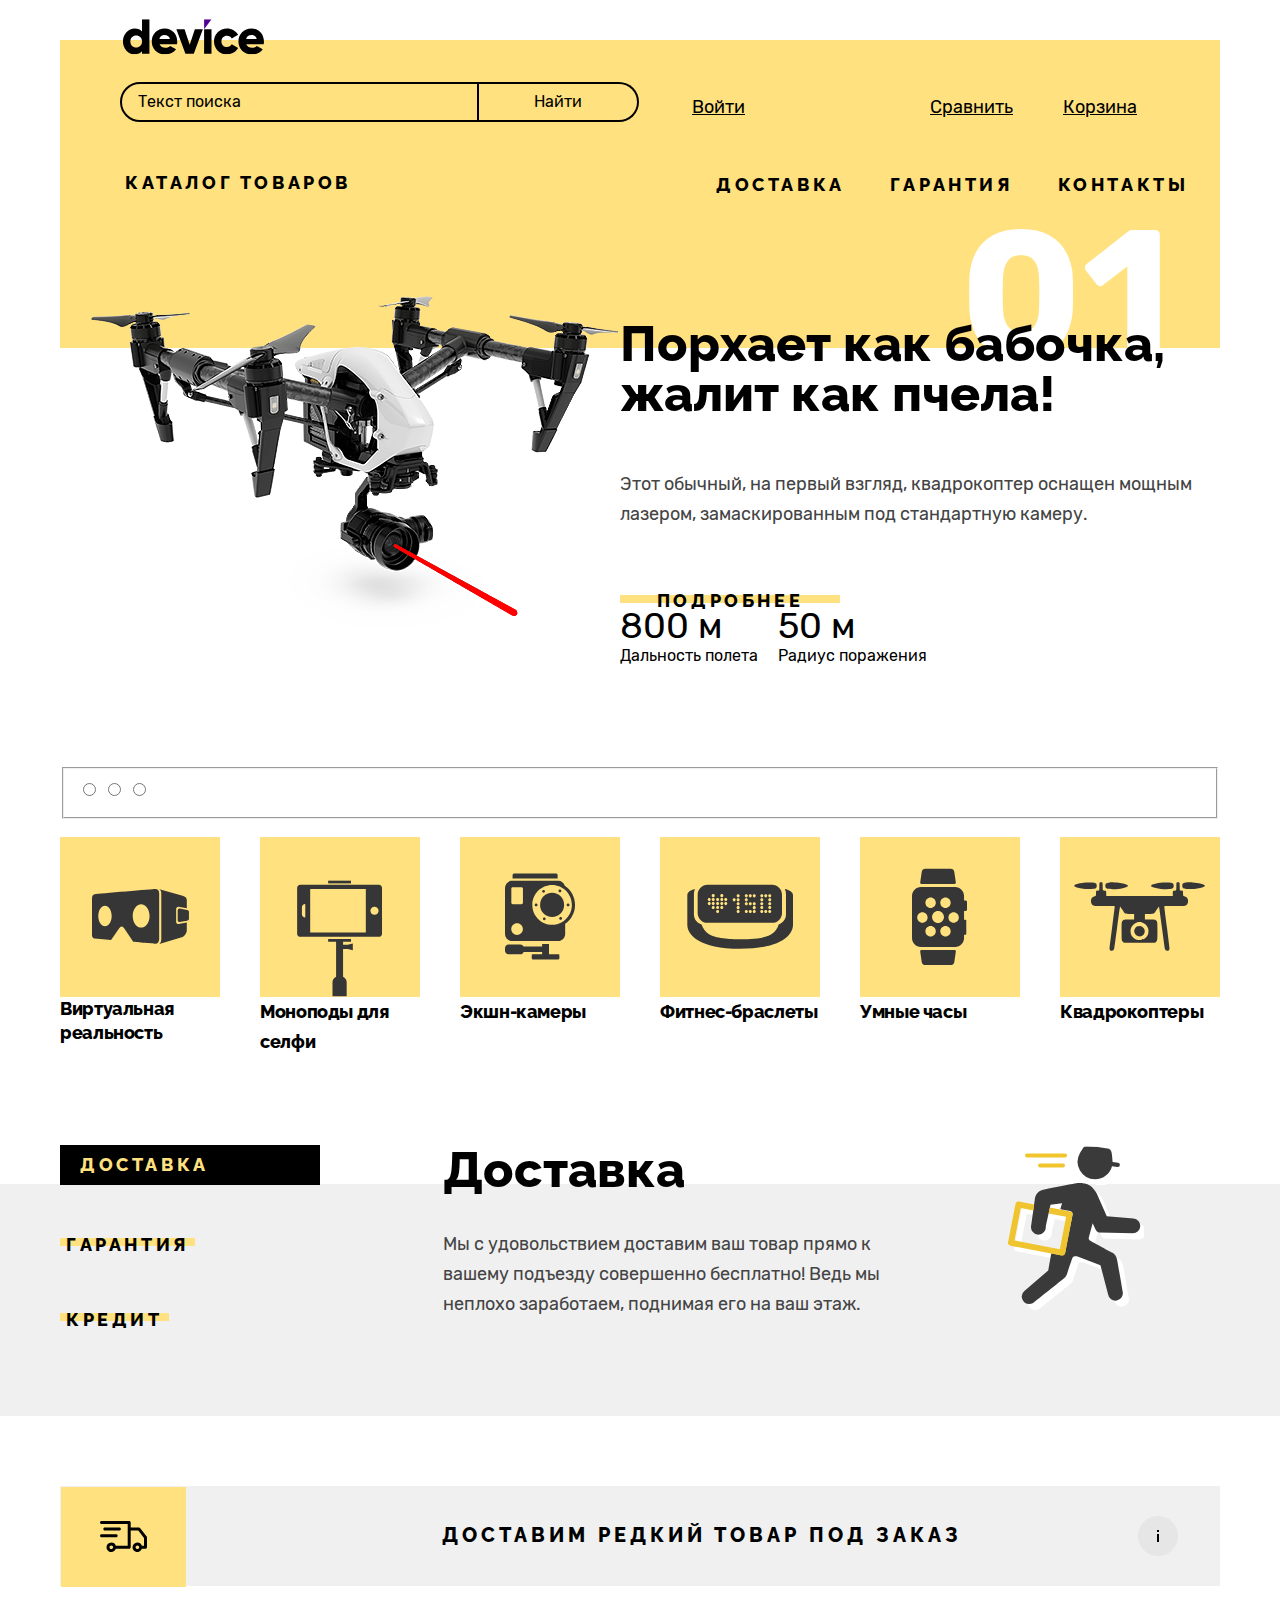
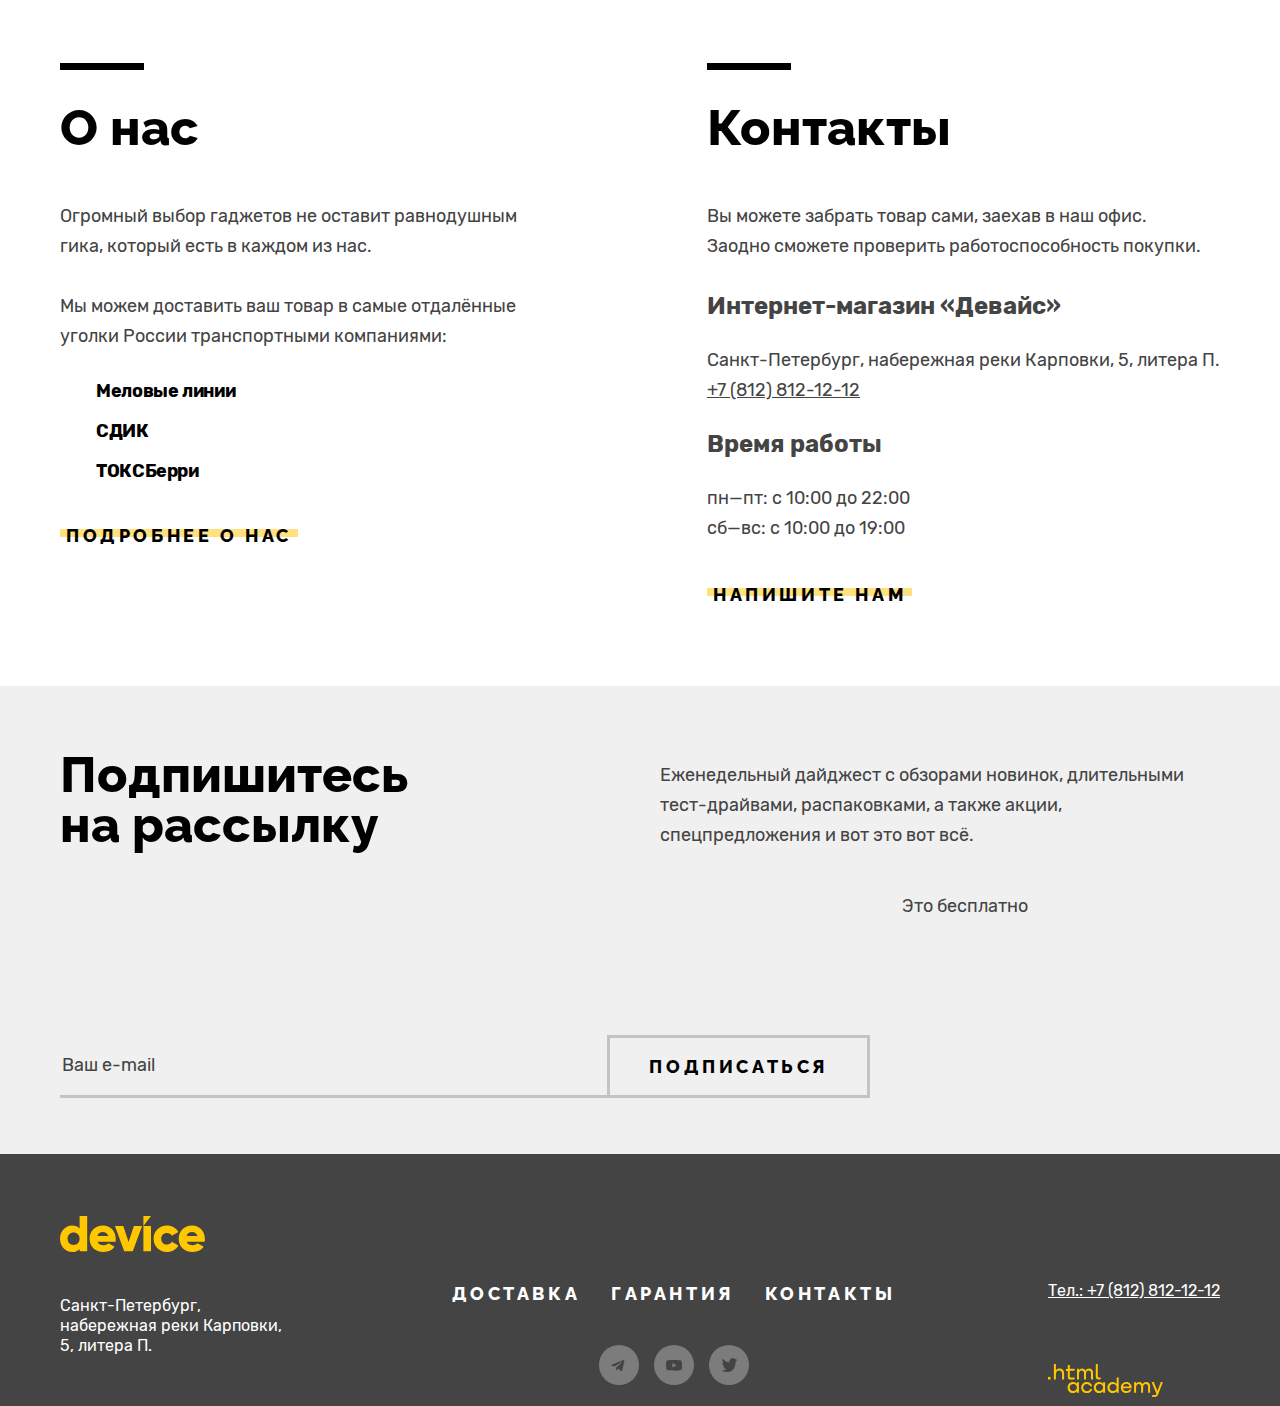
<file: index.html>
<!DOCTYPE html>
<html lang="ru">
  <head>
    <meta charset="utf-8" />
    <title>HTML Academy: Девайс</title>
    <link rel="stylesheet" href="styles/style.css" />
    <link rel="icon" href="favicon.ico" />
    <link
      rel="icon"
      type="image/png"
      sizes="32x32"
      href="./images/favicon.png"
    />
  </head>
  <body>
    <header class="main_header">
      <a href="#" class="main_logo">
        <img
          class="images"
          src="images/svg_ico/device-logo.svg"
          alt="Логотип "
          class="main_logo"
          width="145"
          height="36"
        />
      </a>
      <form
        class="header_search_form"
        action="https://echo.htmlacademy.ru/"
        method="post"
      >
        <input
          class="header_search_input"
          type="search"
          name="header_search"
          id="header_search"
          placeholder="Текст поиска"
        />
        <input type="submit" class="header_search_submit" value="Найти" />
      </form>
      <a class="login header_button" href="#">Войти</a>
      <a class="compare header_button" href="#">Сравнить</a>
      <a class="trash header_button" href="#">Корзина</a>
      <nav class="main_header_navigation">
        <div class="catalog_container">
          <button type="button" class="catalog_dropdown">
            Каталог товаров
          </button>
          <ul class="dropdown_list dropdown_list_close">
            <li class="dropdown_item">
              <a class="dropdown_link" href="#">Виртуальная реальность</a>
              <a class="dropdown_link" href="catalog.html"
                >Моноподы для селфи</a
              >
              <a class="dropdown_link" href="#">Экшн камеры</a>
            </li>
            <li class="dropdown_item">
              <a class="dropdown_link" href="#">Фитнес-браслеты</a>
              <a class="dropdown_link" href="#">Умные часы</a>
            </li>
            <li class="dropdown_item">
              <a class="dropdown_link" href="#">Квадрокоптеры</a>
            </li>
          </ul>
        </div>
        <ul class="main_navigation_list">
          <li class="main_navigation_item">
            <a class="main_navigation_link" href="delivery.html">Доставка</a>
          </li>
          <li class="main_navigation_item">
            <a class="main_navigation_link" href="garanty.html">Гарантия</a>
          </li>
          <li class="main_navigation_item">
            <a class="main_navigation_link" href="contacts.html">Контакты</a>
          </li>
        </ul>
      </nav>
    </header>
    <main class="main_page">
      <h1 class="visually_hidden">Главная страница магазина "Девайс"</h1>
      <section class="main_slider">
        <h2 class="visually_hidden">Слайдер с товарами</h2>
        <ul class="slider_list">
          <li class="slider_list_item">
            <div class="slider_image">
              <img
                src="images/slider/slider-1.png"
                alt="Изображение Дрона в слайдере"
                class="slider_image"
              />
            </div>
            <div class="slider_description">
              <span class="slider_number"> 01 </span>
              <h3 class="slider_caption">
                Порхает как бабочка, жалит как пчела!
              </h3>
              <p class="slider_text">
                Этот обычный, на первый взгляд, квадрокоптер оснащен мощным
                лазером, замаскированным под стандартную камеру.
              </p>
              <a class="slider_button button" href="#"> Подробнее</a>

              <dl class="technical_spec_list">
                <div class="spec_container">
                  <dt class="technical_spec_term">Дальность полета</dt>
                  <dd class="technical_spec_desription">800 м</dd>
                </div>
                <div class="spec_container">
                  <dt class="technical_spec_term">Радиус поражения</dt>
                  <dd class="technical_spec_desription">50 м</dd>
                </div>
              </dl>
            </div>
          </li>
          <li class="slider_list_item"></li>
          <li class="slider_list_item"></li>
        </ul>

        <fieldset class="sliders_radio_group">
          <legend class="visually_hidden">Переключатели слайдов</legend>

          <label for="first_slide" class="visually_hidden"> первый слайд</label>

          <input type="radio" name="slider_input" id="first_slide" />

          <label for="second_slide" class="visually_hidden">
            второй слайд</label
          >

          <input type="radio" name="slider_input" id="second_slide" />

          <label for="third_slide" class="visually_hidden"> третий слайд</label>

          <input type="radio" name="slider_input" id="third_slide" />
        </fieldset>
      </section>

      <section class="catalog_category">
        <h2 class="visually_hidden">Категории товаров</h2>
        <nav class="catalog_category_nav">
          <ul class="category_nav_list">
            <li class="category_nav_item">
              <a href="#" class="category_nav_link">
                <div class="category_nav_images">
                  <img
                    src="images/catalog_category/virtual_glasses.svg"
                    alt="очки виртуальной реальности"
                    class="images"
                    width="97"
                    height="55"
                  />
                </div>
                <h3 class="category_nav_title">Виртуальная реальность</h3>
              </a>
            </li>
            <li class="category_nav_item">
              <a href="#" class="category_nav_link">
                <div class="category_nav_images">
                  <img
                    src="images/catalog_category/monopods.svg"
                    alt="моноподы"
                    class="images monopod_category"
                    width="86"
                    height="117"
                  />
                </div>
                Моноподы для селфи
              </a>
            </li>
            <li class="category_nav_item">
              <a href="#" class="category_nav_link">
                <div class="category_nav_images">
                  <img
                    src="images/catalog_category/action_camera.svg"
                    alt="Экшн-камера"
                    class="images"
                    width="71"
                    height="87"
                  />
                </div>
                Экшн-камеры
              </a>
            </li>
            <li class="category_nav_item">
              <a href="#" class="category_nav_link">
                <div class="category_nav_images">
                  <img
                    src="images/catalog_category/fitnes_band.svg"
                    alt="Фитнес-браслеты"
                    class="images"
                    width="107"
                    height="65"
                  />
                </div>
                Фитнес-браслеты
              </a>
            </li>
            <li class="category_nav_item">
              <a href="#" class="category_nav_link">
                <div class="category_nav_images">
                  <img
                    src="images/catalog_category/smart_watches.svg"
                    alt="Умные часы"
                    class="images"
                    width="56"
                    height="98"
                  />
                </div>
                Умные часы
              </a>
            </li>
            <li class="category_nav_item">
              <a href="#" class="category_nav_link">
                <div class="category_nav_images">
                  <img
                    src="images/catalog_category/quadcopters.svg"
                    alt="квадрокоптер"
                    class="images"
                    width="132"
                    height="70"
                  />
                </div>
                Квадрокоптеры
              </a>
            </li>
          </ul>
        </nav>
      </section>
      <section class="advantages">
        <div class="advantages_wrapper">
          <h2 class="visually_hidden">Преимущества</h2>
          <ul class="advantages_list">
            <li class="advantages_list_item list_item_current">
              <button
                class="advantages_button button advantages_button_current"
              >
                Доставка
              </button>
            </li>
            <li class="advantages_list_item">
              <button class="advantages_button button">Гарантия</button>
            </li>
            <li class="advantages_list_item">
              <button type="button" class="advantages_button button">
                Кредит
              </button>
            </li>
          </ul>
          <ul class="advantages_description_list">
            <li class="advantages_description_item">
              <h3 class="advantages_item_title delivery_description">
                Доставка
              </h3>
              <p class="advantages_description">
                Мы с удовольствием доставим ваш товар прямо к вашему подъезду
                совершенно бесплатно! Ведь мы неплохо заработаем, поднимая его
                на ваш этаж.
              </p>
            </li>
            <li class="advantages_description_item visually_hidden">
              <h3 class="advantages_item_title warantly_description">
                Гарантия
              </h3>
              <p class="advantages_description">
                Если из-за возгорания купленного у нас товара у вас сгорит дом —
                не переживайте, мы выдадим вам новый. Товар, не дом, конечно же.
              </p>
            </li>
            <li class="advantages_description_item visually_hidden">
              <h3 class="advantages_item_title credit_description">Кредит</h3>
              <p class="advantages_description">
                Залезть в долговую яму стало проще! Кредитные консультанты
                подберут для вас наиболее выгодные условия кредита. Выгодные для
                банка, разумеется.
              </p>
            </li>
          </ul>
        </div>
      </section>
      <div class="wrapper">
        <button class="modal_open">Доставим редкий товар под заказ</button>
      </div>
      <div class="wrapper_about">
        <section class="about_us">
          <h2 class="main_titles">О нас</h2>
          <p class="about_text">
            Огромный выбор гаджетов не оставит равнодушным гика, который есть в
            каждом из нас.
          </p>
          <p class="about_text">
            Мы можем доставить ваш товар в самые отдалённые уголки России
            транспортными компаниями:
          </p>
          <ul class="post_list">
            <li class="post_list_item">Меловые линии</li>
            <li class="post_list_item">СДИК</li>
            <li class="post_list_item">ТОКСБерри</li>
          </ul>
          <button class="button">Подробнее о нас</button>
        </section>
        <section class="contacts">
          <h2 class="main_titles">Контакты</h2>
          <p class="about_text">
            Вы можете забрать товар сами, заехав в наш офис. Заодно сможете
            проверить работоспособность покупки.
          </p>
          <address class="address_info">
            <p class="address_info_title">Интернет-магазин «Девайс»</p>
            Санкт-Петербург, набережная реки Карповки, 5, литера П.
            <a href="tel:+78128121212"> +7 (812) 812-12-12 </a>
          </address>
          <time class="work_time">
            <p class="address_info_title">Время работы</p>
            пн—пт: с 10:00 до 22:00 <br />
            сб—вс: с 10:00 до 19:00
          </time>
          <button class="button button_contact">Напишите нам</button>
        </section>
      </div>
      <section class="subscribe">
        <div class="wrapper subscribe_container">
          <h2 class="subscribe_title">Подпишитесь на рассылку</h2>
          <p class="subscribe_description">
            Еженедельный дайджест с обзорами новинок, длительными тест-драйвами,
            распаковками, а также акции, спецпредложения и вот это вот всё.
          </p>
          <form
            class="subscribe_form"
            action="https://echo.htmlacademy.ru/"
            method="post"
          >
            <input
              class="email_subscribe"
              type="email"
              name="email_subscribe"
              value="Ваш e-mail"
              id="email_subscribe"
            />
            <input class="email_submit" type="submit" value="Подписаться" />
          </form>
          <span class="watchword">Это бесплатно</span>
        </div>
      </section>
    </main>
    <footer class="main_footer">
      <div class="wrapper">
        <a href="#" class="footer_logo">
          <img
            src="images/footer_images/logo-yellow.svg"
            alt="Логотип магазина «Девайс» "
          />
        </a>
        <div class="footer_container">
          <address class="footer_address">
            Санкт-Петербург, набережная реки Карповки, 5, литера П.
          </address>
          <nav class="main_footer_navigation">
            <ul class="footer_navigation_list">
              <li class="footer_navigation_item">
                <a class="footer_navigation_link" href="delivery.html"
                  >Доставка</a
                >
              </li>
              <li class="footer_navigation_item">
                <a class="footer_navigation_link" href="warantly.html"
                  >Гарантия</a
                >
              </li>
              <li class="footer_navigation_item">
                <a class="footer_navigation_link" href="contacts.html"
                  >Контакты</a
                >
              </li>
            </ul>
            <ul class="social_list">
              <li>
                <a href="https://t.me/htmlacademy" class="social_link telegram">
                  <span class="visually_hidden"> Telegram </span>
                </a>
              </li>
              <li>
                <a href="https://www.youtube.com/user/htmlacademyru" class="social_link youtube">
                  <span class="visually_hidden"> Youtube</span></a
                >
              </li>
              <li>
                <a
                  href="https://www.youtube.com/user/htmlacademyru"
                  class="social_link twitter"
                >
                  <span class="visually_hidden"> Twitter </span>
                </a>
              </li>
            </ul>
          </nav>
          <section class="footer_phone">
            <a class="footer_tel" href="tel:+78128121212">
              Тел.: +7 (812) 812-12-12
            </a>

            <a class="htmlacademy_logo" href="htmlacademy.ru">
              <span class="visually_hidden">Логотип компании htmlacademy</span>
              <svg
                role="img"
                width="115"
                height="33"
                viewBox="0 0 115 33"
                fill="currentColor"
                xmlns="http://www.w3.org/2000/svg"
              >
                <path d="M0 12.9V15.5H2.5V12.9H0Z" />
                <path
                  d="M11.6 4.5C10 4.5 8.8 5.2 8 6.2H7.9V0H5.9V15.5H7.9V10.2C7.9 8.1 9.2 6.6 11.2 6.6C13 6.6 14.1 8 14.1 9.8V15.5H16.1V9.4C16.2 6.4 14.3 4.5 11.6 4.5Z"
                />
                <path
                  d="M26.6 4.8H21.8V1.1H19.8V4.9H17.9V6.9H19.8V12.9C19.8 14.6 20.8 15.6 22.5 15.6H26.6V13.6H22.9C22.2 13.6 21.8 13.2 21.8 12.5V6.8H26.6V4.8Z"
                />
                <path
                  d="M41.1 4.6C39.5 4.6 38.2 5.4 37.6 6.7H37.5C36.9 5.5 35.7 4.6 34.1 4.6C32.7 4.6 31.6 5.4 31 6.4H30.9V4.8H29V15.4H31V10C31 8 32 6.5 33.6 6.5C35.1 6.5 36 7.5 36 9.1V15.4H38V9.8C38 7.4 39.4 6.5 40.6 6.5C42.1 6.5 43 7.5 43 9.1V15.4H45V8.9C45.1 6.4 43.6 4.6 41.1 4.6Z"
                />
                <path
                  d="M47.8 12.7C47.8 14.4 48.8 15.4 50.6 15.4H52.6V13.4H50.9C50.2 13.4 49.8 13 49.8 12.3V0H47.8V12.7Z"
                />
                <path
                  d="M28.9 19.7C28 18.6 26.7 17.9 25 17.9C21.9 17.9 19.6 20.2 19.6 23.5C19.6 26.8 21.9 29.1 25 29.1C26.8 29.1 28 28.3 28.8 27.2H28.9V28.8H30.9V18.2H28.9V19.7ZM25.3 27.1C23.1 27.1 21.7 25.5 21.7 23.5C21.7 21.5 23.1 19.9 25.3 19.9C27.5 19.9 28.9 21.5 28.9 23.5C28.9 25.4 27.5 27.1 25.3 27.1Z"
                />
                <path
                  d="M44.2 22C43.7 19.6 41.6 17.9 38.8 17.9C35.4 17.9 33.2 20.4 33.2 23.5C33.2 26.6 35.4 29.1 38.8 29.1C41.6 29.1 43.7 27.3 44.2 24.9H42.1C41.7 26.2 40.4 27.2 38.8 27.2C36.6 27.2 35.2 25.6 35.2 23.6C35.2 21.6 36.6 20 38.8 20C40.4 20 41.6 21 42.1 22.2H44.2V22Z"
                />
                <path
                  d="M55.1 19.7C54.2 18.6 52.9 17.9 51.2 17.9C48.1 17.9 45.8 20.2 45.8 23.5C45.8 26.8 48.1 29.1 51.2 29.1C53 29.1 54.2 28.3 55 27.2H55.1V28.8H57.1V18.2H55.1V19.7ZM51.5 27.1C49.3 27.1 47.9 25.5 47.9 23.5C47.9 21.5 49.3 19.9 51.5 19.9C53.7 19.9 55.1 21.5 55.1 23.5C55.1 25.4 53.6 27.1 51.5 27.1Z"
                />
                <path
                  d="M68.7 19.8C67.8 18.7 66.5 17.9 64.8 17.9C61.7 17.9 59.4 20.2 59.4 23.5C59.4 26.8 61.6 29.1 64.8 29.1C66.5 29.1 67.8 28.3 68.6 27.3H68.7V28.8H70.7V13.4H68.7V19.8ZM65.1 27.1C62.9 27.1 61.5 25.5 61.5 23.5C61.5 21.5 62.9 19.9 65.1 19.9C67.3 19.9 68.7 21.5 68.7 23.5C68.6 25.5 67.2 27.1 65.1 27.1Z"
                />
                <path
                  d="M78.3 17.9C75 17.9 72.8 20.4 72.8 23.5C72.8 26.5 74.9 29.1 78.3 29.1C80.8 29.1 82.8 27.8 83.5 25.5H81.4C80.9 26.5 79.8 27.1 78.4 27.1C76.5 27.1 75.1 25.8 75 24.2H83.8C84 20.6 81.8 17.9 78.3 17.9ZM78.3 19.8C80 19.8 81.3 20.8 81.6 22.4H75.1C75.4 20.9 76.6 19.8 78.3 19.8Z"
                />
                <path
                  d="M98.2 17.9C96.6 17.9 95.3 18.7 94.6 19.9H94.5C93.9 18.7 92.7 17.9 91.1 17.9C89.7 17.9 88.6 18.6 88 19.7V18.2H86.1V28.8H88.1V23.4C88.1 21.4 89.1 20 90.7 19.9C92.2 19.9 93.1 20.9 93.1 22.5V28.8H95.1V23.2C95.1 20.8 96.5 19.9 97.7 19.9C99.2 19.9 100.1 20.9 100.1 22.5V28.8H102.1V22.3C102.2 19.7 100.7 17.9 98.2 17.9Z"
                />
                <path
                  d="M109.4 27L105.8 18.1H103.6L108.4 29.7C108.1 30.6 107.7 30.9 106.7 30.9H104.2V32.9H106.7C108.5 32.9 109.5 32.1 110.2 30.3L114.9 18.1H112.8L109.4 27Z"
                />
              </svg>
            </a>
          </section>
        </div>
      </div>
    </footer>
  </body>
</html>
</file>
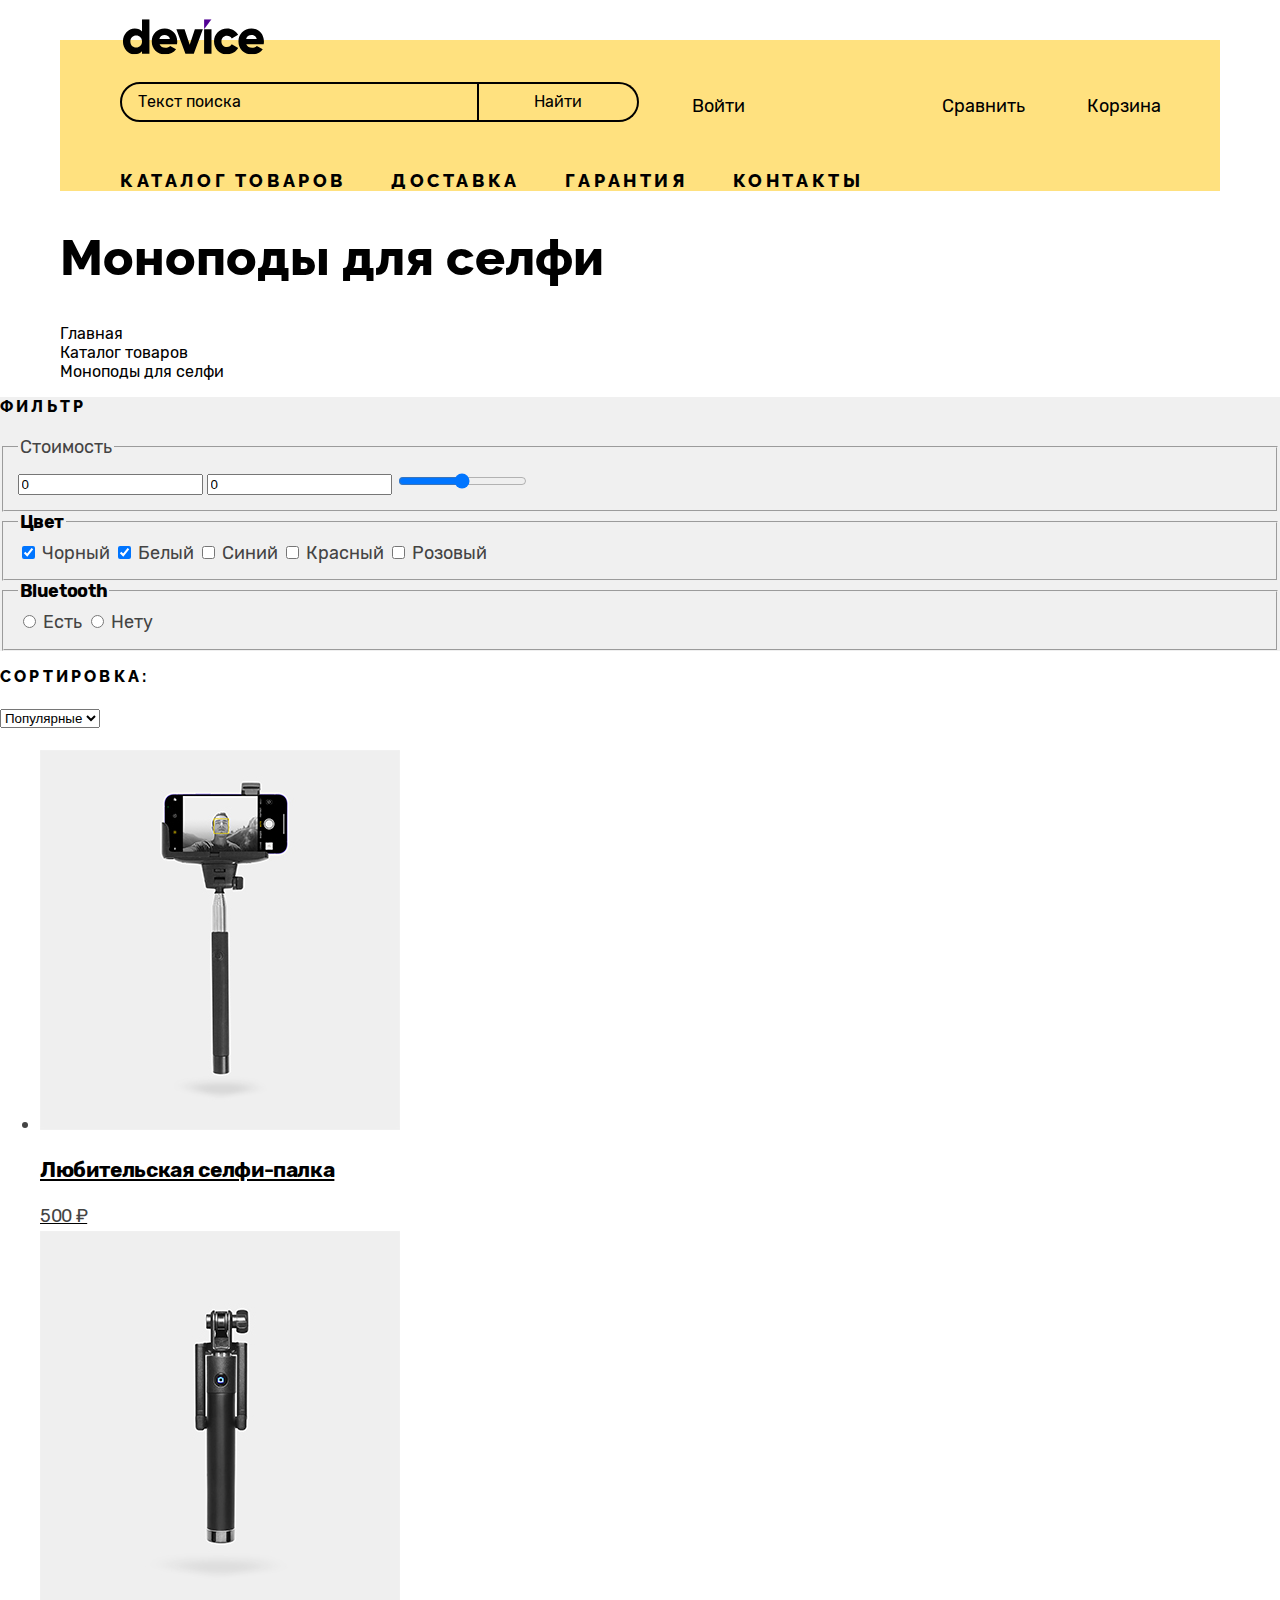
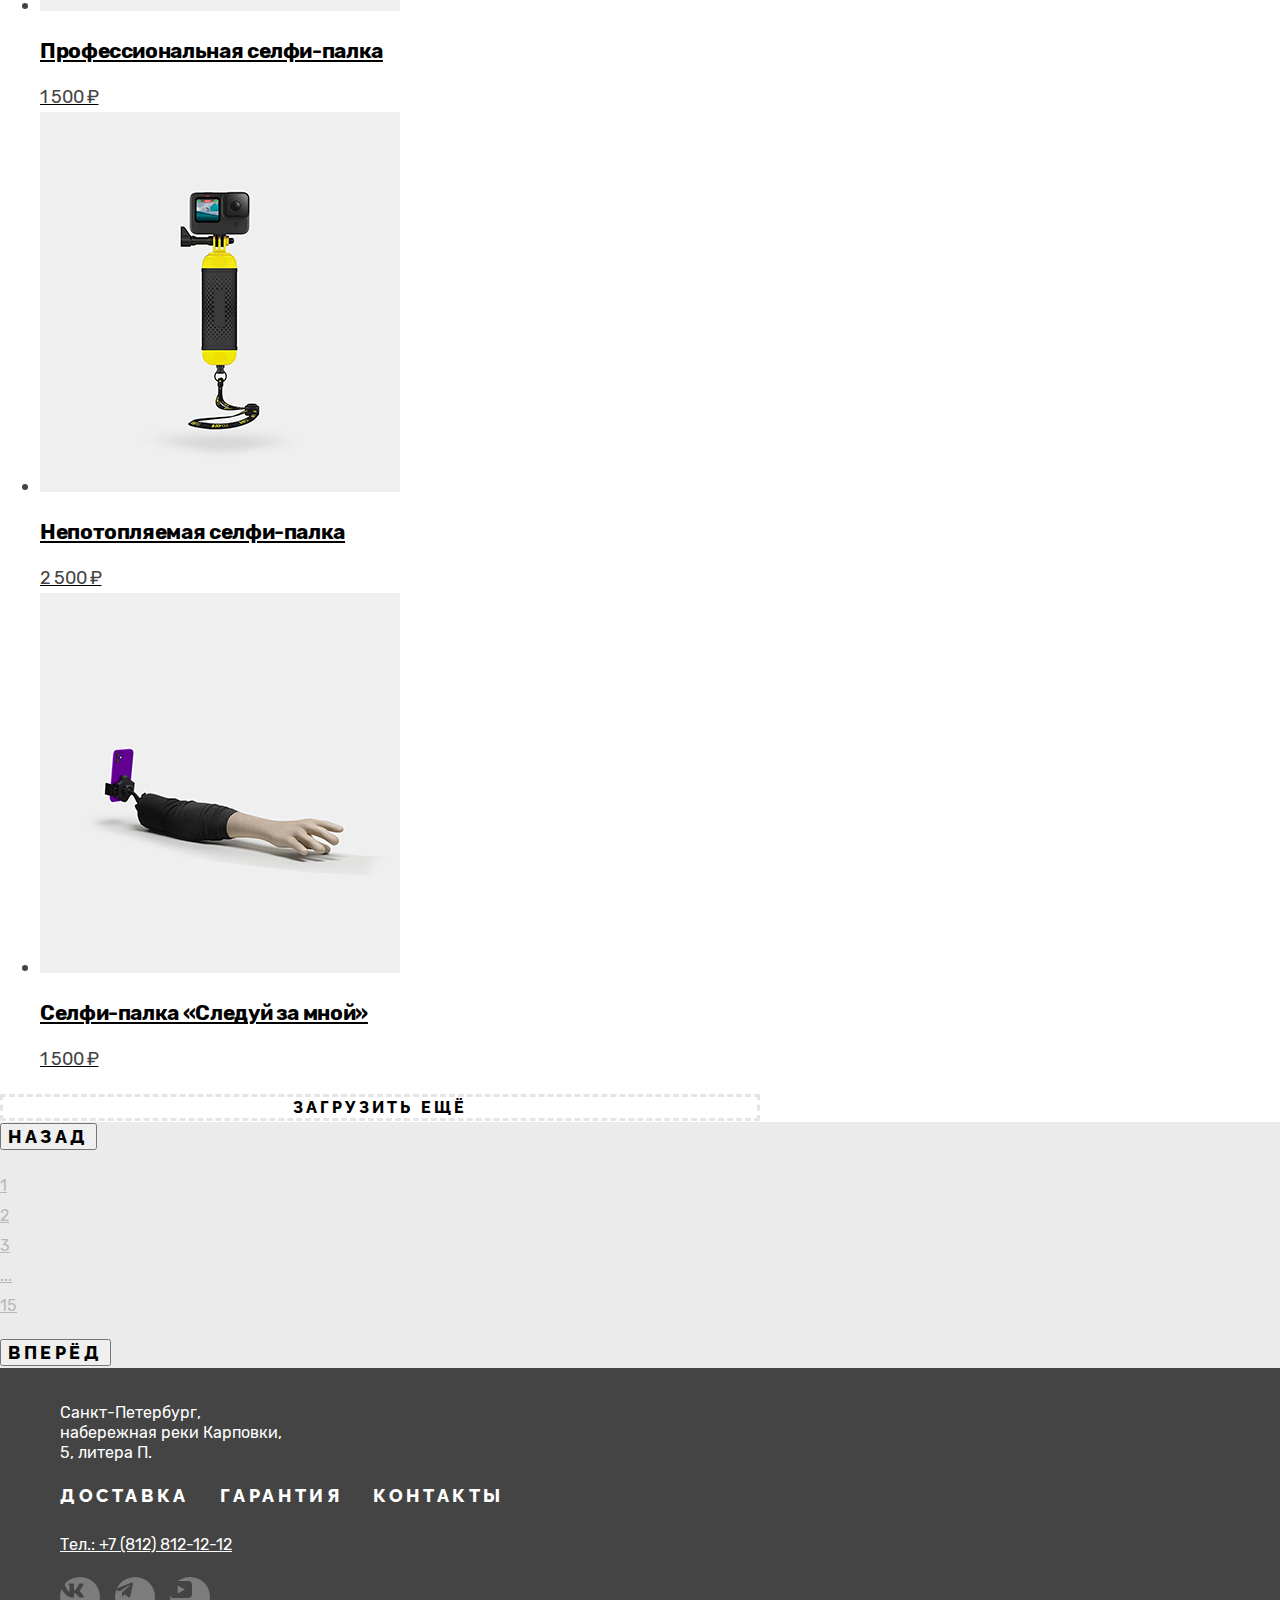
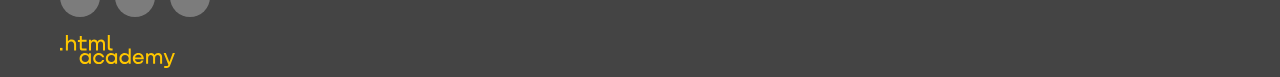
<file: catalog.html>
<!DOCTYPE html>
<html lang="en">
  <head>
    <meta charset="utf-8" />
    <title>Каталог HTML Academy: Девайс</title>
    <link rel="stylesheet" href="styles/style.css" />
  </head>
  <body>
      <header class="main_header">
        <img
          class="main_logo images"
          src="images/svg_ico/device-logo.svg"
          alt="Логотип "
          class="main_logo"
          width="145"
          height="36"
        />
        <form
          class="header_search_form"
          action="https://echo.htmlacademy.ru/"
          method="post"
        >
          <input
            class="header_search_input"
            type="search"
            name="header_search"
            id="header_search"
            placeholder="Текст поиска"
          />
          <input type="submit" class="header_search_submit" value="Найти" />
        </form>
        <button class="login header_button">Войти</button>
        <button class="compare header_button">Сравнить</button>
        <button class="trash header_button">Корзина</button>
        <nav class="main_header_navigation">
          <ul class="main_navigation_list">
            <li class="main_navigation_item">
              <a class="main_navigation_link" href="catalog.html"
                >Каталог товаров</a
              >
            </li>
            <li class="main_navigation_item">
              <a class="main_navigation_link" href="delivery.html">Доставка</a>
            </li>
            <li class="main_navigation_item">
              <a class="main_navigation_link" href="garanty.html">Гарантия</a>
            </li>
            <li class="main_navigation_item">
              <a class="main_navigation_link" href="contacts.html">Контакты</a>
            </li>
          </ul>
        </nav>
      </header>
    <main class="page_catalog">
      <h1 class="visually_hidden">Каталог товаров магазина "Девайс"</h1>
      <section class="device_filters">
        <header class="catalog_header">
            <div class="wrapper">
                <h2 class="catalog_category_title">Моноподы для селфи</h2>
                <ul class="breadcrumbs_catalog_list">
                    <li class="breadrumbs_catalog_item">Главная</li>
                    <li class="breadrumbs_catalog_item">Каталог товаров</li>
                    <li class="breadrumbs_catalog_item">Моноподы для селфи</li>
                </ul>
            </div>
        </header>
        <form
          class="filter_form"
          action="https://echo.htmlacademy.ru/"
          method="post"
        >
          <h3 class="form_title">Фильтр</h3>
          <fieldset class="filter_price">
            <legend class="filter_title">Стоимость</legend>
            <input
              id="min_price_input"
              class="input_control"
              type="text"
              value="0"
              name="min_price"
            />
            <input
              id="max_price_input"
              class="input_control"
              type="text"
              value="0"
              name="max_price"
            />
            <input type="range" name="range_price" id="range_price" />
          </fieldset>
          <fieldset class="color_filters">
            <legend class="fieldset_title">Цвет</legend>
            <input type="checkbox" name="color" id="black" checked />
            <label for="black"> Чорный </label>
            <input type="checkbox" name="color" id="white" checked />
            <label for="white"> Белый </label>
            <input type="checkbox" name="color" id="blue" />
            <label for="blue"> Синий </label>
            <input type="checkbox" name="color" id="red" />
            <label for="red"> Красный </label>
            <input type="checkbox" name="color" id="pink" />
            <label for="pink"> Розовый </label>
          </fieldset>
          <fieldset class="bluetooth_filters">
            <legend class="fieldset_title">Bluetooth</legend>
            <input type="radio" name="bluetooth" id="yes" />
            <label for="yes">Есть</label>
            <input type="radio" name="bluetooth" id="no" />
            <label for="no">Нету</label>
          </fieldset>
        </form>
      </section>
      <section class="sort_products">
        <h2 class="visually_hidden">Сортировка товаров каталога</h2>
        <h3 class="form_title">Сортировка:</h3>
        <select name="sort_device" id="sort_device" class="sort_device">
          <option value="popular">Популярные</option>
        </select>
        <ul class="product_list">
          <li class="product_list_item">
            <a href="" class="product_list_link"
              ><img
                src="images/catalog_products/product-2.jpg"
                alt="Любительская
                селфи-палка"
                class="images"
              />
              <h3 class="product_titel">Любительская селфи-палка</h3>
              <span class="product_price">500 ₽</span></a
            >
          </li>
          <li class="product_list_item">
            <a href="" class="product_list_link"
              ><img
                src="images/catalog_products/product-2-1.jpg"
                alt="Профессиональная селфи-палка "
                class="images"
              />
              <h3 class="product_titel">Профессиональная селфи-палка</h3>
              <span class="product_price">1 500 ₽</span></a
            >
          </li>
          <li class="product_list_item">
            <a href="" class="product_list_link"
              ><img
                src="images/catalog_products/product-2-2.jpg"
                alt="Непотопляемая
                селфи-палка"
                class="images"
              />
              <h3 class="product_titel">Непотопляемая селфи-палка</h3>
              <span class="product_price">2 500 ₽</span></a
            >
          </li>
          <li class="product_list_item">
            <a href="" class="product_list_link"
              ><img
                src="images/catalog_products/product-2-3.jpg"
                alt="Селфи-палка «Следуй за мной»"
                class="images"
              />
              <h3 class="product_titel">Селфи-палка «Следуй за мной»</h3>
              <span class="product_price">1 500 ₽</span></a
            >
          </li>
        </ul>
        <button class="more_products">Загрузить ещЁ</button>
        <nav class="pagination_nav">
            <button class="pagination_button"> Назад </button>
            <ul class="pagination_list">
                <li class="pagination_list_item"><a href="#" class="pagination_item_link">1</a></li>
                <li class="pagination_list_item"><a href="#" class="pagination_item_link">2</a></li>
                <li class="pagination_list_item"><a href="#" class="pagination_item_link">3</a></li>
                <li class="pagination_list_item"><a href="#" class="pagination_item_link">...</a></li>
                <li class="pagination_list_item"><a href="#" class="pagination_item_link">15</a></li>
            </ul>
            <button class="pagination_button"> Вперёд </button>
        </nav>
      </section>
    </main>
    <footer class="main_footer">
        <div class="wrapper">
          <address class="footer_address">
            Санкт-Петербург, набережная реки Карповки, 5, литера П.
          </address>
          <nav class="main_footer_navigation">
            <ul class="footer_navigation_list">
              <li class="footer_navigation_item">
                <a class="footer_navigation_link" href="delivery.html"
                  >Доставка</a
                >
              </li>
              <li class="footer_navigation_item">
                <a class="footer_navigation_link" href="garanty.html"
                  >Гарантия</a
                >
              </li>
              <li class="footer_navigation_item">
                <a class="footer_navigation_link" href="contacts.html"
                  >Контакты</a
                >
              </li>
            </ul>
          </nav>
          <a class="footer_tel" href="tel:+78128121212">
            Тел.: +7 (812) 812-12-12
          </a>

          <ul class="social_list">
            <li>
              <a href="https://vk.com/htmlacademy" class="social_link">
                <span class="visually_hidden"> Вконтакте </span>
                <svg
                  role="img"
                  width="24"
                  height="15"
                  viewBox="0 0 24 15"
                  fill="currentColor"
                  xmlns="http://www.w3.org/2000/svg"
                >
                  <path
                    fill-rule="evenodd"
                    clip-rule="evenodd"
                    d="M23.45 1.448C23.616 0.902 23.45 0.5 22.655 0.5H20.03C19.362 0.5 19.054 0.847 18.887 1.23C18.887 1.23 17.552 4.426 15.661 6.502C15.049 7.104 14.771 7.295 14.437 7.295C14.27 7.295 14.019 7.104 14.019 6.557V1.448C14.019 0.792 13.835 0.5 13.279 0.5H9.151C8.734 0.5 8.483 0.804 8.483 1.093C8.483 1.714 9.429 1.858 9.526 3.606V7.404C9.526 8.237 9.373 8.388 9.039 8.388C8.149 8.388 5.984 5.177 4.699 1.503C4.45 0.788 4.198 0.5 3.527 0.5H0.9C0.15 0.5 0 0.847 0 1.23C0 1.912 0.89 5.3 4.145 9.781C6.315 12.841 9.37 14.5 12.153 14.5C13.822 14.5 14.028 14.132 14.028 13.497V11.184C14.028 10.447 14.186 10.3 14.715 10.3C15.105 10.3 15.772 10.492 17.33 11.967C19.11 13.716 19.403 14.5 20.405 14.5H23.03C23.78 14.5 24.156 14.132 23.94 13.404C23.702 12.68 22.852 11.629 21.725 10.382C21.113 9.672 20.195 8.907 19.916 8.524C19.527 8.033 19.638 7.814 19.916 7.377C19.916 7.377 23.116 2.951 23.449 1.448H23.45Z"
                  />
                </svg>
              </a>
            </li>
            <li>
              <a href="https://t.me/htmlacademy " class="social_link">
                <svg
                  role="img"
                  width="18"
                  height="16"
                  viewBox="0 0 18 16"
                  fill="currentColor"
                  xmlns="http://www.w3.org/2000/svg"
                >
                  <path
                    d="M16.7855 0.59926L0.840977 6.74776C-0.247172 7.18481 -0.240877 7.79184 0.641333 8.06253L4.73493 9.33953L14.2063 3.3637C14.6542 3.09121 15.0634 3.2378 14.727 3.53636L7.05332 10.4619H7.05152L7.05332 10.4628L6.77094 14.6823C7.18462 14.6823 7.36718 14.4925 7.5992 14.2686L9.58754 12.3351L13.7234 15.39C14.486 15.81 15.0337 15.5941 15.2234 14.6841L17.9384 1.88885C18.2163 0.774623 17.513 0.270117 16.7855 0.59926Z"
                  />
                </svg>
                <span class="visually_hidden"> Телеграм </span></a
              >
            </li>
            <li>
              <a
                href="https://www.youtube.com/user/htmlacademyru"
                class="social_link"
              >
                <span class="visually_hidden"> YouTube </span>
                <svg
                  role="img"
                  width="22"
                  height="17"
                  viewBox="0 0 22 17"
                  fill="currentColor"
                  xmlns="http://www.w3.org/2000/svg"
                >
                  <path
                    d="M18.607 0H3.17413C1.31343 0 0 1.59375 0 3.4V13.4937C0 15.4062 1.31343 17 3.17413 17H18.8259C20.4677 17 22 15.4062 22 13.6V3.4C21.7811 1.59375 20.4677 0 18.607 0ZM7.66169 12.5375V4.4625L14.995 8.5L7.66169 12.5375Z"
                  />
                </svg>
              </a>
            </li>
          </ul>
          <a class="htmlacademy_logo" href="htmlacademy.ru">
            <span class="visually_hidden">Логотип компании htmlacademy</span>
            <svg
              role="img"
              width="115"
              height="33"
              viewBox="0 0 115 33"
              fill="currentColor"
              xmlns="http://www.w3.org/2000/svg"
            >
              <path d="M0 12.9V15.5H2.5V12.9H0Z" />
              <path
                d="M11.6 4.5C10 4.5 8.8 5.2 8 6.2H7.9V0H5.9V15.5H7.9V10.2C7.9 8.1 9.2 6.6 11.2 6.6C13 6.6 14.1 8 14.1 9.8V15.5H16.1V9.4C16.2 6.4 14.3 4.5 11.6 4.5Z"
              />
              <path
                d="M26.6 4.8H21.8V1.1H19.8V4.9H17.9V6.9H19.8V12.9C19.8 14.6 20.8 15.6 22.5 15.6H26.6V13.6H22.9C22.2 13.6 21.8 13.2 21.8 12.5V6.8H26.6V4.8Z"
              />
              <path
                d="M41.1 4.6C39.5 4.6 38.2 5.4 37.6 6.7H37.5C36.9 5.5 35.7 4.6 34.1 4.6C32.7 4.6 31.6 5.4 31 6.4H30.9V4.8H29V15.4H31V10C31 8 32 6.5 33.6 6.5C35.1 6.5 36 7.5 36 9.1V15.4H38V9.8C38 7.4 39.4 6.5 40.6 6.5C42.1 6.5 43 7.5 43 9.1V15.4H45V8.9C45.1 6.4 43.6 4.6 41.1 4.6Z"
              />
              <path
                d="M47.8 12.7C47.8 14.4 48.8 15.4 50.6 15.4H52.6V13.4H50.9C50.2 13.4 49.8 13 49.8 12.3V0H47.8V12.7Z"
              />
              <path
                d="M28.9 19.7C28 18.6 26.7 17.9 25 17.9C21.9 17.9 19.6 20.2 19.6 23.5C19.6 26.8 21.9 29.1 25 29.1C26.8 29.1 28 28.3 28.8 27.2H28.9V28.8H30.9V18.2H28.9V19.7ZM25.3 27.1C23.1 27.1 21.7 25.5 21.7 23.5C21.7 21.5 23.1 19.9 25.3 19.9C27.5 19.9 28.9 21.5 28.9 23.5C28.9 25.4 27.5 27.1 25.3 27.1Z"
              />
              <path
                d="M44.2 22C43.7 19.6 41.6 17.9 38.8 17.9C35.4 17.9 33.2 20.4 33.2 23.5C33.2 26.6 35.4 29.1 38.8 29.1C41.6 29.1 43.7 27.3 44.2 24.9H42.1C41.7 26.2 40.4 27.2 38.8 27.2C36.6 27.2 35.2 25.6 35.2 23.6C35.2 21.6 36.6 20 38.8 20C40.4 20 41.6 21 42.1 22.2H44.2V22Z"
              />
              <path
                d="M55.1 19.7C54.2 18.6 52.9 17.9 51.2 17.9C48.1 17.9 45.8 20.2 45.8 23.5C45.8 26.8 48.1 29.1 51.2 29.1C53 29.1 54.2 28.3 55 27.2H55.1V28.8H57.1V18.2H55.1V19.7ZM51.5 27.1C49.3 27.1 47.9 25.5 47.9 23.5C47.9 21.5 49.3 19.9 51.5 19.9C53.7 19.9 55.1 21.5 55.1 23.5C55.1 25.4 53.6 27.1 51.5 27.1Z"
              />
              <path
                d="M68.7 19.8C67.8 18.7 66.5 17.9 64.8 17.9C61.7 17.9 59.4 20.2 59.4 23.5C59.4 26.8 61.6 29.1 64.8 29.1C66.5 29.1 67.8 28.3 68.6 27.3H68.7V28.8H70.7V13.4H68.7V19.8ZM65.1 27.1C62.9 27.1 61.5 25.5 61.5 23.5C61.5 21.5 62.9 19.9 65.1 19.9C67.3 19.9 68.7 21.5 68.7 23.5C68.6 25.5 67.2 27.1 65.1 27.1Z"
              />
              <path
                d="M78.3 17.9C75 17.9 72.8 20.4 72.8 23.5C72.8 26.5 74.9 29.1 78.3 29.1C80.8 29.1 82.8 27.8 83.5 25.5H81.4C80.9 26.5 79.8 27.1 78.4 27.1C76.5 27.1 75.1 25.8 75 24.2H83.8C84 20.6 81.8 17.9 78.3 17.9ZM78.3 19.8C80 19.8 81.3 20.8 81.6 22.4H75.1C75.4 20.9 76.6 19.8 78.3 19.8Z"
              />
              <path
                d="M98.2 17.9C96.6 17.9 95.3 18.7 94.6 19.9H94.5C93.9 18.7 92.7 17.9 91.1 17.9C89.7 17.9 88.6 18.6 88 19.7V18.2H86.1V28.8H88.1V23.4C88.1 21.4 89.1 20 90.7 19.9C92.2 19.9 93.1 20.9 93.1 22.5V28.8H95.1V23.2C95.1 20.8 96.5 19.9 97.7 19.9C99.2 19.9 100.1 20.9 100.1 22.5V28.8H102.1V22.3C102.2 19.7 100.7 17.9 98.2 17.9Z"
              />
              <path
                d="M109.4 27L105.8 18.1H103.6L108.4 29.7C108.1 30.6 107.7 30.9 106.7 30.9H104.2V32.9H106.7C108.5 32.9 109.5 32.1 110.2 30.3L114.9 18.1H112.8L109.4 27Z"
              />
            </svg>
          </a>
        </div>
      </footer>
  </body>
</html>
</file>
<file: styles/style.css>
@font-face {
  font-family: "Raleway";
  font-style: normal;
  font-weight: 800;
  src: url(../fonts/raleway/raleway-800.woff2);
  font-display: swap;
}

@font-face {
  font-family: "Rubik";
  font-style: normal;
  font-weight: 400;
  src: url(../fonts/rubik/rubik-400.woff2);
  font-display: swap;
}

@font-face {
  font-family: "Rubik";
  font-style: normal;
  font-weight: 700;
  src: url(../fonts/rubik/rubik-700.woff2);
  font-display: swap;
}

html {
  height: 100%;
}

body {
  margin: 0;
  padding-top: 40px;
  display: flex;
  flex-direction: column;
  min-height: 100%;
  font-family: "Rubik", sans-serif;
  font-size: 18px;
  line-height: 30px;
  background-color: #ffffff;
  color: #444444;
}

.visually_hidden {
  width: 1px;
  height: 1px;
  margin: -1px;
  padding: 0;
  border: 0;
  clip: rect(0 0 0 0);
  overflow: hidden;
  position: absolute;
}

.wrapper {
  width: 1160px;
  margin: 0 auto;
}

.wrapper_about {
  width: 1160px;
  margin: 0 auto;
  display: flex;
  justify-content: space-between;
}

.main_header {
  display: flex;
  flex-wrap: wrap;
  background-color: #ffe17f;
  position: relative;
  width: 1160px;
  margin: 0 auto;
}

.main_header_navigation {
  display: flex;
  align-items: center;
}

.main_logo {
  position: absolute;
  left: 61px;
  top: -21px;
  z-index: 2;
}

.header_search_input {
  border: 2px solid #000000;
  border-radius: 50px 0 0 50px;
  box-sizing: border-box;
  padding: 0 0 0 16px;
  width: 359px;
  margin-left: 60px;
  font-family: "Rubik";
  font-weight: 400;
  font-size: 16px;
  line-height: 20px;
  font-style: normal;
  color: #000000;
  background: transparent;
  min-height: 40px;
}

.header_search_input::placeholder {
  font-family: "Rubik";
  font-weight: 400;
  font-size: 16px;
  line-height: 20px;
  font-style: normal;
  color: #000000;
}

.header_search_submit {
  width: 160px;
  border: 2px solid #000000;
  border-radius: 0 50px 50px 0;
  box-sizing: border-box;
  padding: 0;
  font-family: "Rubik";
  font-weight: 400;
  font-size: 16px;
  line-height: 20px;
  font-style: normal;
  background: transparent;
  border-left: 0;
  min-height: 40px;
  margin-right: 26px;
}

.header_search_form {
  display: flex;
  align-items: center;
  margin-top: 42px;
}

.header_button {
  border: 0;
  font-family: "Rubik";
  font-weight: 400;
  font-size: 18px;
  line-height: 30px;
  font-style: normal;
  background: transparent;
  color: #000;
  align-self: end;
}

.login {
  padding-left: 27px;
  margin-right: 185px;
  align-self: end;
}

.trash {
  margin-left: 50px;
}

.main_navigation_list {
  font-family: "Raleway";
  font-weight: 800;
  font-size: 18px;
  line-height: 21px;
  letter-spacing: 0.2em;
  text-transform: uppercase;
  font-style: normal;
  list-style: none;
  display: flex;
  align-items: flex-end;
  gap: 45px;
  padding: 0 60px;
  margin-top: 48px;
  margin-bottom: 0;
}

.main_navigation_link {
  text-decoration: none;
  color: #000;
}

.catalog_dropdown {
  font-family: "Raleway";
  font-weight: 800;
  font-size: 18px;
  line-height: 21px;
  letter-spacing: 0.2em;
  text-transform: uppercase;
  margin-right: 276px;
  padding: 0;
  padding-right: 24px;
  background: transparent;
  color: black;
  border: none;
  margin-left: 60px;
  margin-top: 50px;
  width: 260px;
}

.catalog_container {
  position: relative;
}

.dropdown_list {
  position: absolute;
  top: 32px;
  left: -60px;
  z-index: 1;
  display: none;
  width: 1160px;
  min-height: 134px;
  box-sizing: border-box;
  padding: 28px 0 27px 60px;
  background-color: #ffe17f;
}

.main_slider {
  position: relative;
  width: 1160px;
  margin: 0 auto;
}

.main_slider::before {
  z-index: -1;
  content: "";
  position: absolute;
  top: 0;
  left: 0;
  width: 1160px;
  height: 150px;
  background-color: #ffe17f;
}

.dropdown_item {
  display: flex;
  flex-direction: column;
  width: max-content;
  margin-right: 60px;
  font-family: "Rubik", sans-serif;
  font-size: 16px;
  line-height: 18px;
  font-weight: 400;
  text-transform: none;
  letter-spacing: normal;
}

.dropdown_link {
  margin-bottom: 18px;
  color: #000000;
  text-decoration: none;
}

.slider_list {
  padding: 0;
  margin: 0;
  list-style: none;
}

.slider_list_item {
  display: flex;
  justify-content: space-between;
}

.slider_caption {
  font-family: "Raleway";
  font-style: normal;
  font-weight: 800;
  font-size: 50px;
  line-height: 50px;
  color: #000000;
  position: relative;
  margin-top: 121px;
}

.slider_number {
  position: absolute;
  display: block;
  top: 8px;
  right: 49px;
  z-index: 0;
  height: 140px;
  font-family: "Rubik", sans-serif;
  font-size: 180px;
  line-height: 1;
  font-weight: 700;
  color: #ffffff;
}

.slider_text {
  font-family: "Rubik";
  font-style: normal;
  font-weight: 400;
  font-size: 18px;
  line-height: 30px;
  color: #444444;
  margin: 0;
  padding: 0;
  margin-top: 29px;
  margin-bottom: 61px;
}

.button {
  font-family: "Raleway";
  font-style: normal;
  font-weight: 800;
  font-size: 18px;
  line-height: 21px;
  text-align: center;
  letter-spacing: 0.2em;
  text-transform: uppercase;
  color: #000000;
  text-decoration: none;
  position: relative;
  background-color: transparent;
  border: none;
  cursor: pointer;
}

.button::before {
  content: "";
  position: absolute;
  top: 25%;
  left: 0;
  z-index: -1;
  width: 100%;
  height: 8px;
  background-color: #ffe17f;
}

.technical_spec_list {
  font-family: "Rubik";
  font-style: normal;
  font-weight: 400;
  font-size: 16px;
  line-height: 30px;
  color: #000000;
  display: flex;
  gap: 20px;
}

.technical_spec_desription {
  font-size: 36px;
  margin: 0;
}

.technical_spec_term {
  order: 1;
}

.spec_container {
  display: flex;
  flex-direction: column;
}

.slider_button {
  display: block;
  width: 220px;
}

.category_nav_link {
  font-family: "Raleway";
  font-style: normal;
  font-weight: 800;
  font-size: 18px;
  line-height: 24px;
  letter-spacing: -0.02em;
  color: #000000;
  text-decoration: none;
}

.category_nav_list {
  list-style: none;
  padding: 0;
  display: flex;
  flex-wrap: wrap;
  justify-content: space-between;
}

.category_nav_item {
  width: 160px;
}

.category_nav_images {
  background-color: #ffe17f;
  width: 160px;
  min-height: 160px;
  display: flex;
  justify-content: center;
  align-items: center;
}

.monopod_category {
  align-self: flex-end;
}

.category_nav_title {
  min-height: 60px;
  margin: 0;
  font-size: 18px;
  letter-spacing: -0.02em;
}

.advantages {
  background-color: #f0f0f0;
  position: relative;
  margin-top: 70px;
  margin-bottom: 70px;
  min-height: 289px;
  z-index: -2;
}

.advantages_wrapper {
  width: 1160px;
  margin: 0 auto;
  display: flex;
}

.advantages::before {
  position: absolute;
  content: "";
  display: block;
  height: 96px;
  width: 100%;
  background-color: #fff;
  left: 0;
  top: -39px;
}

.advantages_list {
  padding: 0;
  list-style: none;
  display: flex;
  flex-direction: column;
  gap: 45px;
  margin-right: 123px;
}

.advantages_button_current {
  color: #ffe17f;
  border: none;
  background-color: black;
  width: 260px;
  min-height: 40px;
  text-align: left;
  padding-left: 20px;
}

.advantages_item_title {
  font-family: "Raleway";
  font-style: normal;
  font-weight: 800;
  font-size: 50px;
  line-height: 50px;
  color: #000000;
  margin: 0;
  padding: 0;
  margin-bottom: 34px;
}

.advantages_description {
  font-family: "Rubik";
  font-style: normal;
  font-weight: 400;
  font-size: 18px;
  line-height: 30px;
  color: #444444;
  width: 448px;
}

.advantages_description_list {
  list-style: none;
  padding: 0;
  z-index: 1;
}

.advantages_item_title {
  position: relative;
}

.delivery_description::after {
  position: absolute;
  content: "";
  display: block;
  width: 136px;
  height: 164px;
  background-image: url(../images/advantages/delivery.svg);
  top: 1px;
  left: 565px;
}

.modal_open {
  font-family: "Raleway";
  font-style: normal;
  font-weight: 800;
  font-size: 20px;
  line-height: 23px;
  text-align: center;
  letter-spacing: 0.2em;
  text-transform: uppercase;
  color: #000000;
  background-color: #f0f0f0;
  width: 1160px;
  margin: 0 auto;
  min-height: 100px;
  position: relative;
  border: none;
  padding-left: 130px;
}

.modal_open::before {
  position: absolute;
  display: block;
  content: "";
  width: 125px;
  height: 100px;
  background-image: url(../images/modal_button/delivery-car.svg);
  top: 1px;
  left: 1px;
  background-position: 50% 50%;
  background-repeat: no-repeat;
  background-color: #ffe17f;
}

.modal_open::after {
  position: absolute;
  content: "";
  display: block;
  text-align: center;
  width: 40px;
  height: 40px;
  right: 42px;
  top: 30px;
  border-radius: 50%;
  background: rgba(220, 220, 220, 0.5);
  background-image: url(../images/modal_button/info-link.svg);
  background-repeat: no-repeat;
  background-position: 50% 50%;
}

.main_titles {
  font-family: "Raleway";
  font-style: normal;
  font-weight: 800;
  font-size: 50px;
  line-height: 50px;
  color: #000000;
  margin-bottom: 48px;
  position: relative;
  margin-top: 117px;
}

.main_titles::before {
  position: absolute;
  display: block;
  content: "";
  height: 7px;
  background-color: #000;
  width: 84px;
  top: -40px;
  left: 0;
}

.about_text {
  width: 497px;
  font-family: "Rubik";
  font-style: normal;
  font-weight: 400;
  font-size: 18px;
  line-height: 30px;
  color: #444444;
  margin-bottom: 30px;
}

.address_info {
  font-family: "Rubik";
  font-style: normal;
  font-weight: 400;
  font-size: 18px;
  line-height: 30px;
  color: #444444;
}

.address_info a {
  display: block;
  color: #444444;
  text-decoration: underline;
}
.address_info_title {
  font-family: "Rubik";
  font-style: normal;
  font-weight: 700;
  font-size: 24px;
  line-height: 30px;
}

.work_time {
  font-family: "Rubik";
  font-style: normal;
  font-weight: 400;
  font-size: 18px;
  line-height: 30px;
  color: #444444;
}

.post_list {
  font-family: "Rubik";
  font-style: normal;
  font-weight: 700;
  font-size: 18px;
  line-height: 20px;
  letter-spacing: -0.02em;
  color: black;
  list-style: none;
  padding-left: 36px;
  display: flex;
  flex-direction: column;
  gap: 20px;
  margin-bottom: 40px;
}

.subscribe {
  margin-top: 80px;
  background-color: #f0f0f0;
}

.subscribe_form {
  margin-top: 144px;
  margin-bottom: 56px;
  width: 810px;
  display: flex;
}

.subscribe_container {
  display: flex;
  flex-wrap: wrap;
}

.subscribe_description {
  width: 560px;
  margin-left: 252px;
  margin-top: 74px;
}

.subscribe_title {
  width: 348px;
  margin-top: 64px;
}

.button_contact {
  display: block;
  margin-top: 40px;
}
.subscribe_title {
  font-family: "Raleway";
  font-style: normal;
  font-weight: 800;
  font-size: 50px;
  line-height: 50px;
  color: #000000;
}

.subscribe_description {
  font-family: "Rubik";
  font-style: normal;
  font-weight: 400;
  font-size: 18px;
  line-height: 30px;
  color: #444444;
}

.email_subscribe {
  font-family: "Rubik";
  font-style: normal;
  font-weight: 400;
  font-size: 18px;
  line-height: 30px;
  color: #444444;
  border: none;
  border-bottom: 3px solid #c4c4c4;
  width: 557px;
  background-color: transparent;
}

.email_submit {
  font-family: "Raleway";
  font-style: normal;
  font-weight: 800;
  font-size: 18px;
  line-height: 21px;
  text-align: center;
  letter-spacing: 0.2em;
  text-transform: uppercase;
  color: #000000;
  background-color: transparent;
  border: 3px solid #c4c4c4;
  padding: 18px 39px;
}

.watchword {
  font-family: "Rubik";
  font-style: normal;
  font-weight: 400;
  font-size: 18px;
  line-height: 30px;
  color: #444444;
  padding-left: 32px;
}

.main_footer {
  background-color: #444444;
}

.footer_address {
  font-family: "Rubik";
  font-style: normal;
  font-weight: 400;
  font-size: 16px;
  line-height: 20px;
  color: #ffffff;
  width: 239px;
  margin-top: 35px;
}

.footer_navigation_list {
  padding: 0;
  list-style: none;
}

.footer_navigation_link {
  text-decoration: none;
  font-family: "Raleway";
  font-style: normal;
  font-weight: 800;
  font-size: 18px;
  line-height: 21px;
  letter-spacing: 0.2em;
  text-transform: uppercase;
  color: #ffffff;
}

.footer_tel {
  font-family: "Rubik";
  font-style: normal;
  font-weight: 400;
  font-size: 16px;
  line-height: 20px;
  text-decoration-line: underline;
  color: #ffffff;
}

.social_list {
    align-self: center;
    list-style: none;
    display: flex;
    gap: 15px;
    padding: 0px;
}
.social_link {
  position: relative;
  color: #444444;
  text-decoration: none;
}

.social_link {
    display: block;
    width: 40px;
    height: 40px;
    border-radius: 50%;
    background-color: rgba(255, 255, 255, 0.3);
}

.twitter::after {
    position:absolute;
    content: "";
    display: block;
    width: 15px;
    height: 14px;
    background-image: url(../images/footer_images/twitter.svg);
    background-repeat: no-repeat;
    left: 13px;
    top: 13px;
}

.youtube::after {
    position:absolute;
    content: "";
    display: block;
    width: 16px;
    height: 11px;
    background-image: url(../images/footer_images/youtube.svg);
    background-repeat: no-repeat;
    left: 12px;
    top: 15px;
}
.telegram::after {
    position:absolute;
    content: "";
    display: block;
    width: 14px;
    height: 12px;
    background-image: url(../images/footer_images/telegram.svg);
    background-repeat: no-repeat;
    left: 12px;
    top: 15px;
}
.htmlacademy_logo {
  color: #ffc700;
}

/* страница каталога */

.catalog_category {
  width: 1160px;
  margin: 0 auto;
}

.catalog_category_title {
  font-family: "Raleway";
  font-style: normal;
  font-weight: 800;
  font-size: 50px;
  line-height: 50px;
  color: #000000;
}

.breadcrumbs_catalog_list {
  font-family: "Rubik";
  font-style: normal;
  font-weight: 400;
  font-size: 16px;
  line-height: 19px;
  color: #000000;
  list-style: none;
  padding: 0;
}

.filter_form {
  background-color: #f0f0f0;
}

.form_title {
  font-family: "Raleway";
  font-style: normal;
  font-weight: 800;
  font-size: 16px;
  line-height: 19px;
  letter-spacing: 0.2em;
  text-transform: uppercase;
  color: #000000;
}

.fieldset_title {
  font-family: "Rubik";
  font-style: normal;
  font-weight: 700;
  font-size: 18px;
  line-height: 20px;
  letter-spacing: -0.02em;
  color: #000000;
}

.product_list_link {
  font-family: "Rubik";
  font-style: normal;
  font-weight: 700;
  font-size: 18px;
  line-height: 20px;
  letter-spacing: -0.02em;
  color: #000000;
}

.product_price {
  font-family: "Rubik";
  font-style: normal;
  font-weight: 400;
  font-size: 18px;
  line-height: 21px;
  text-align: right;
  color: #444444;
}

.more_products {
  background-color: #fff;
  width: 760px;
  border: 3px dashed #e5e5e5;
  font-family: "Raleway";
  font-style: normal;
  font-weight: 800;
  font-size: 16px;
  line-height: 19px;
  letter-spacing: 0.2em;
  text-transform: uppercase;
  color: #000000;
}

.pagination_nav {
  background-color: #ebebeb;
}

.pagination_button {
  font-family: "Raleway";
  font-style: normal;
  font-weight: 800;
  font-size: 18px;
  line-height: 21px;
  letter-spacing: 0.2em;
  text-transform: uppercase;
  color: #000000;
}

.pagination_list {
  list-style: none;
  padding: 0;
}

.pagination_item_link {
  font-family: "Rubik";
  font-style: normal;
  font-weight: 400;
  font-size: 16px;
  line-height: 20px;
  text-align: center;
  color: #444444;
  opacity: 0.3;
}

.footer_container {
  display: flex;
  flex-wrap: wrap;
  justify-content: space-between;
}

.main_footer_navigation {
  display: flex;
  flex-direction: column;
}

.footer_navigation_list {
  display: flex;
  flex-wrap: wrap;
  width: 444px;
  justify-content: space-between;
}

.footer_logo {
  display: block;
  margin-top: 62px;
}

.footer_phone {
  display: flex;
  flex-direction: column;
  margin-top: 20px;
  gap: 63px;
}
</file>
